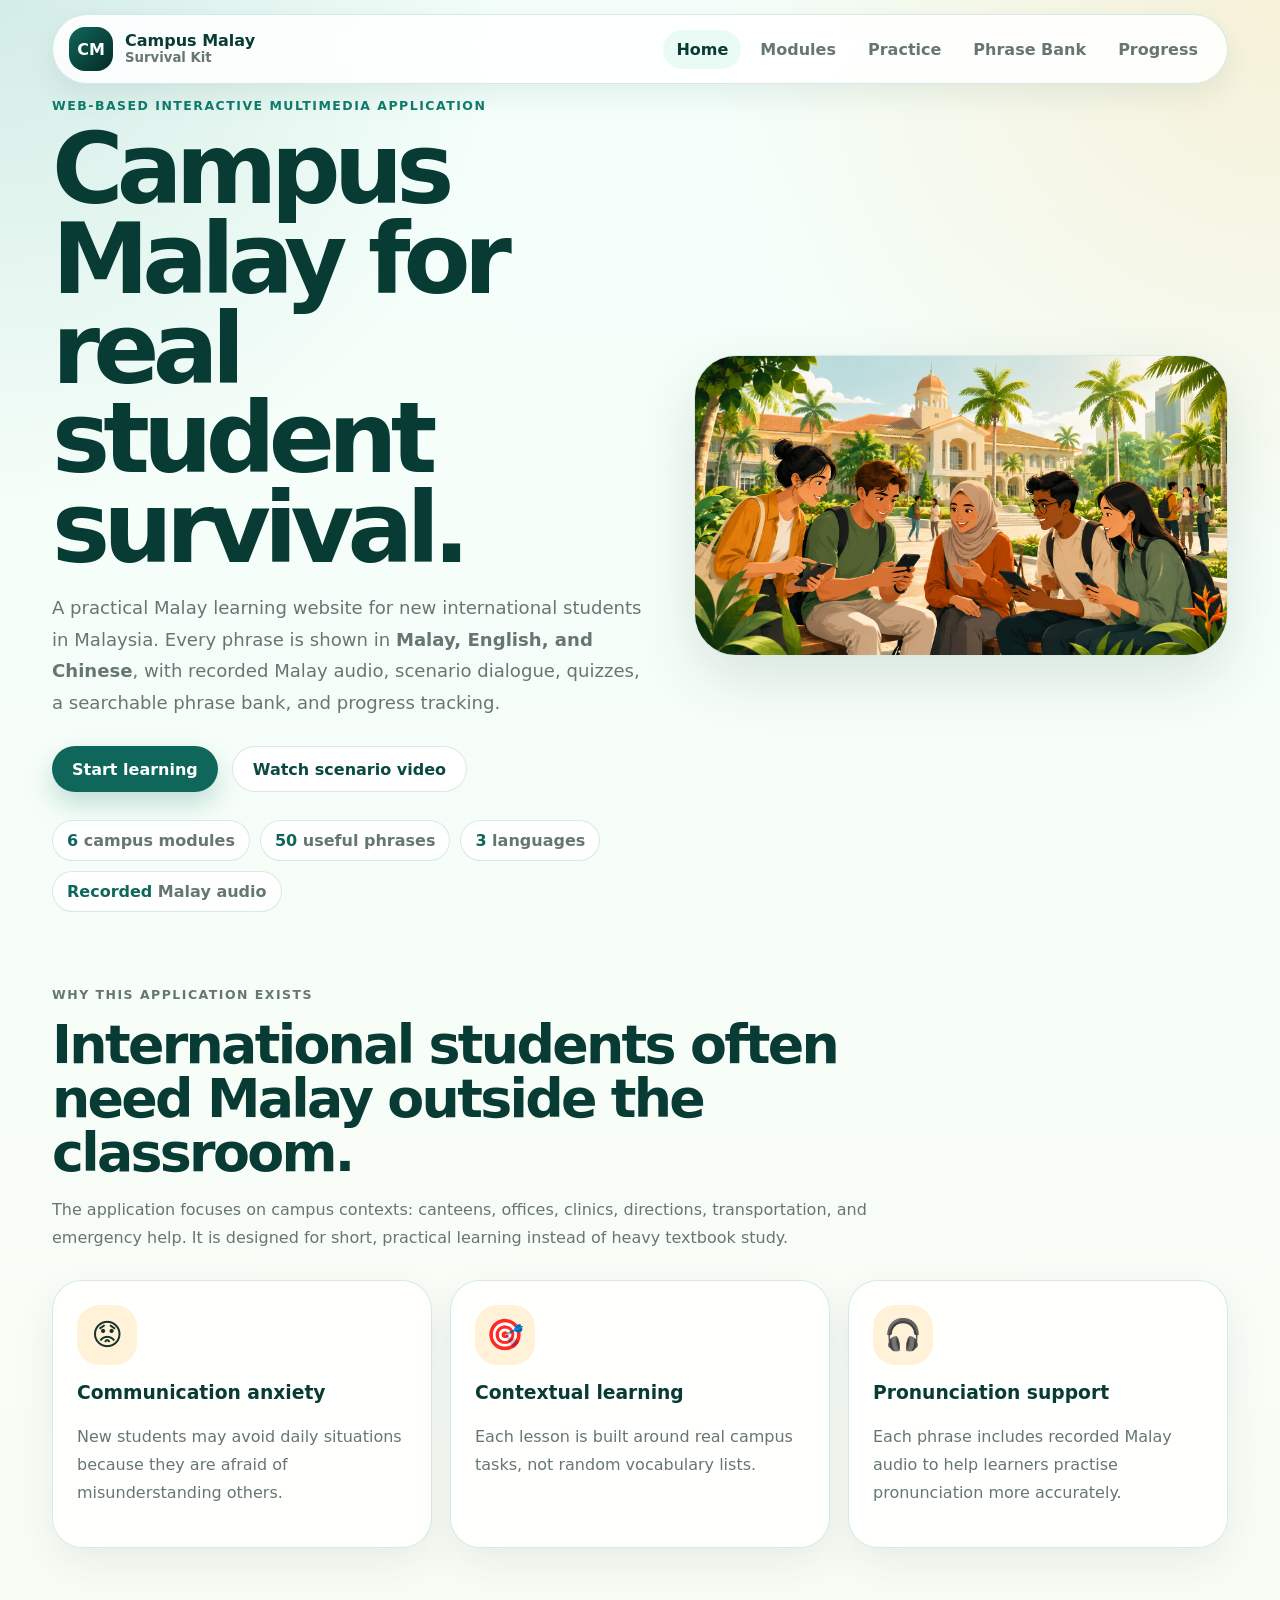
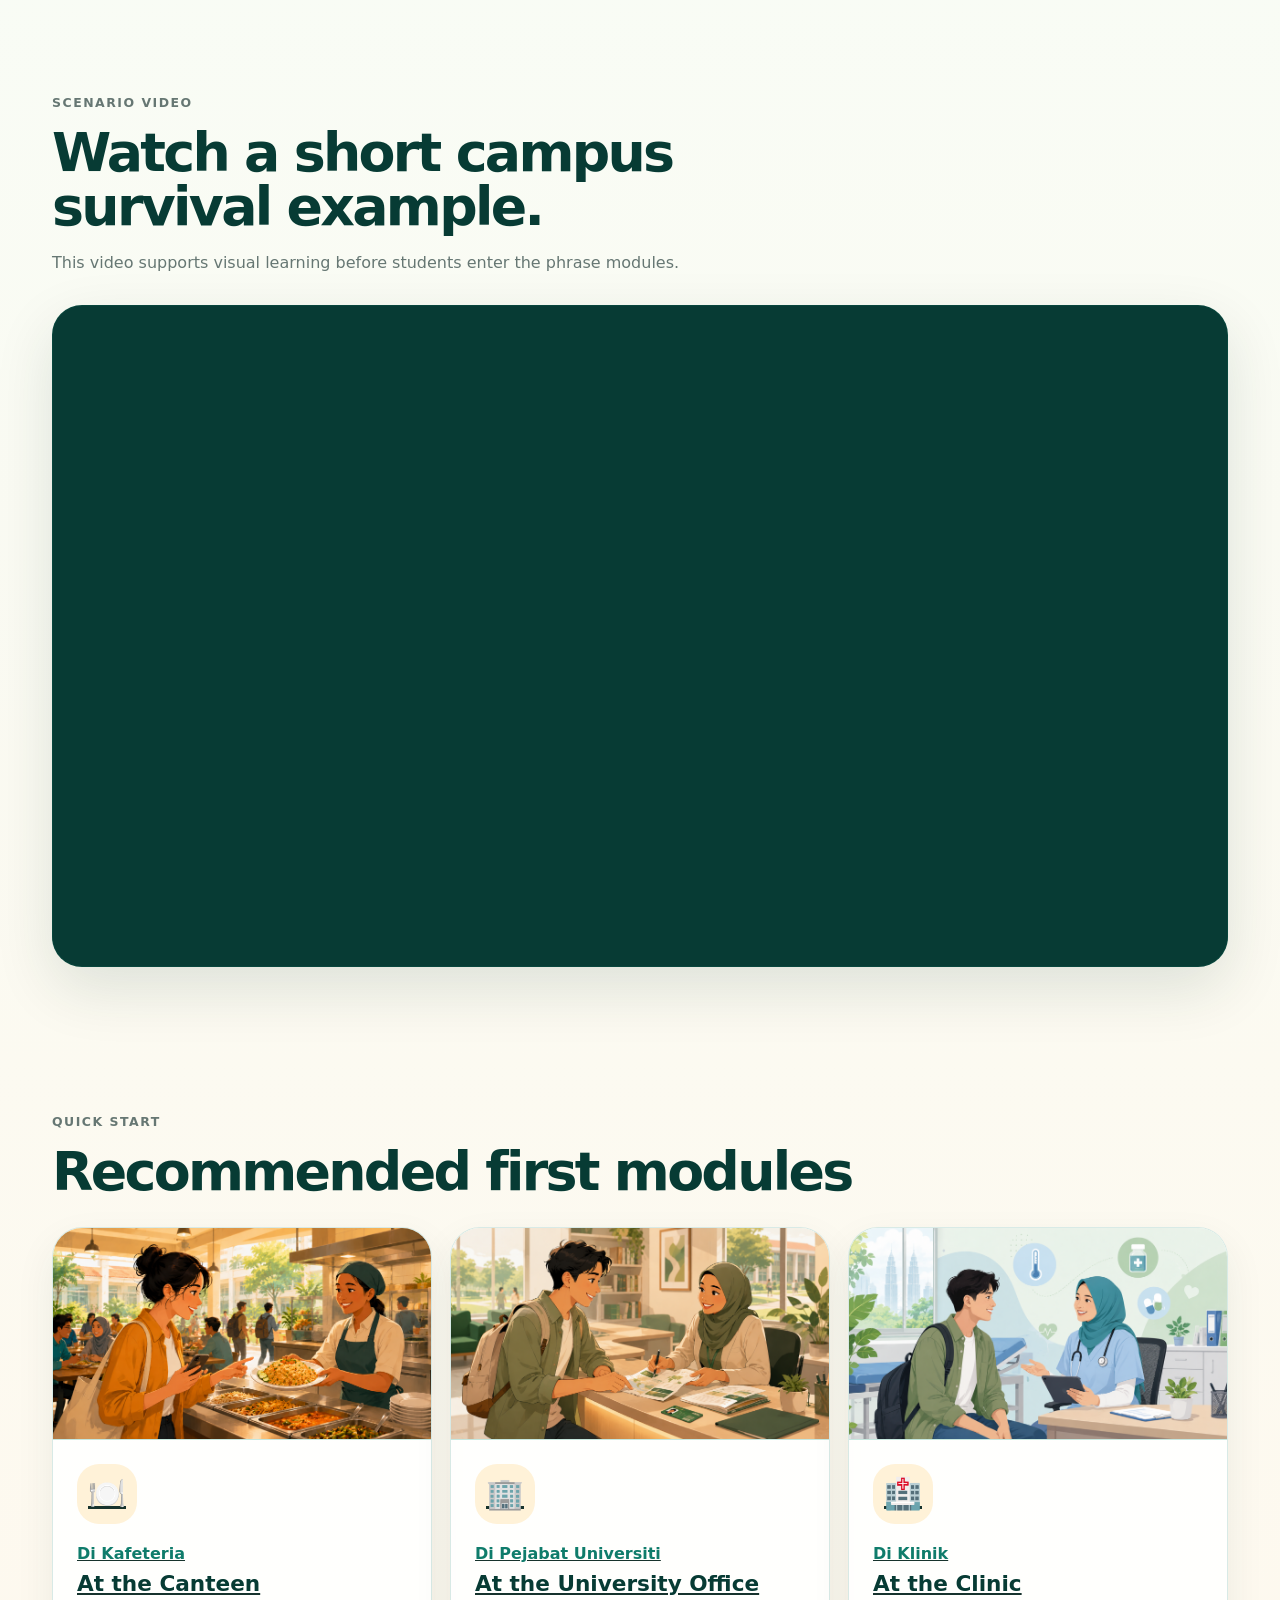
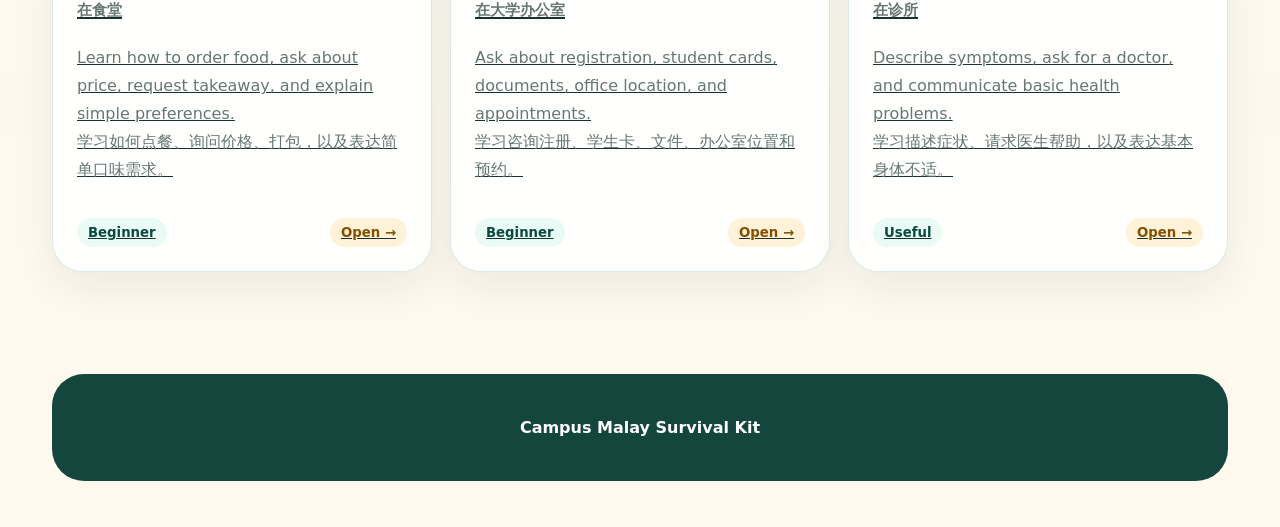
<file: index.html>
<!DOCTYPE html>
<html lang="en">
<head>
  <meta charset="UTF-8" />
  <meta name="viewport" content="width=device-width, initial-scale=1.0" />
  <title>Campus Malay Survival Kit</title>
  <meta name="description" content="Campus Malay Survival Kit interactive multimedia application." />
  <link rel="stylesheet" href="styles.css" />
</head>
<body data-page="home">
  <div class="page-wrap">
    <a class="skip-link" href="#main">Skip to content</a>
<header class="site-header">
  <a class="logo" href="index.html">
    <span class="logo-mark">CM</span>
    <span><span class="logo-title">Campus Malay</span><span class="logo-sub">Survival Kit</span></span>
  </a>
  <button class="nav-toggle" aria-label="Toggle navigation">☰</button>
  <nav class="nav" aria-label="Main navigation">
    <a data-nav="home" href="index.html">Home</a>
    <a data-nav="modules" href="modules.html">Modules</a>
    <a data-nav="practice" href="practice.html">Practice</a>
    <a data-nav="bank" href="phrase-bank.html">Phrase Bank</a>
    <a data-nav="progress" href="progress.html">Progress</a>
  </nav>
</header>
    <main id="main">
      <section class="hero">
  <div>
    <p class="eyebrow">Web-based interactive multimedia application</p>
    <h1>Campus Malay for real student survival.</h1>
    <p class="lead">A practical Malay learning website for new international students in Malaysia. Every phrase is shown in <strong>Malay, English, and Chinese</strong>, with recorded Malay audio, scenario dialogue, quizzes, a searchable phrase bank, and progress tracking.</p>
    <div class="actions">
      <a class="btn primary" href="modules.html">Start learning</a>
      <a class="btn secondary" href="#scenario-video">Watch scenario video</a>
    </div>
    <div class="stat-row">
      <span class="stat"><strong>6</strong> campus modules</span>
      <span class="stat"><strong>50</strong> useful phrases</span>
      <span class="stat"><strong>3</strong> languages</span>
      <span class="stat"><strong>Recorded</strong> Malay audio</span>
    </div>
  </div>
  <div class="hero-art">
    <img src="assets/hero-campus.png" alt="Campus Malay Survival Kit hero illustration" onerror="this.src='assets/hero-campus.svg'">
  </div>
</section>

<section class="section">
  <div class="section-head">
    <p class="eyebrow">Why this application exists</p>
    <h2>International students often need Malay outside the classroom.</h2>
    <p>The application focuses on campus contexts: canteens, offices, clinics, directions, transportation, and emergency help. It is designed for short, practical learning instead of heavy textbook study.</p>
  </div>
  <div class="grid cols-3">
    <article class="card"><span class="icon-badge">😟</span><h3>Communication anxiety</h3><p>New students may avoid daily situations because they are afraid of misunderstanding others.</p></article>
    <article class="card"><span class="icon-badge">🎯</span><h3>Contextual learning</h3><p>Each lesson is built around real campus tasks, not random vocabulary lists.</p></article>
    <article class="card"><span class="icon-badge">🎧</span><h3>Pronunciation support</h3><p>Each phrase includes recorded Malay audio to help learners practise pronunciation more accurately.</p></article>
  </div>
</section>

<section class="section" id="scenario-video">
  <div class="section-head">
    <p class="eyebrow">Scenario Video</p>
    <h2>Watch a short campus survival example.</h2>
    <p>This video supports visual learning before students enter the phrase modules.</p>
  </div>
  <div class="media-frame">
    <iframe
      src="https://www.youtube.com/embed/QGJ_P1UOOww"
      title="Speak Conversational Malay in 5 minutes"
      allow="accelerometer; autoplay; clipboard-write; encrypted-media; gyroscope; picture-in-picture; web-share"
      allowfullscreen
      loading="lazy">
    </iframe>
  </div>
</section>

<section class="section">
  <div class="section-head">
    <p class="eyebrow">Quick start</p>
    <h2>Recommended first modules</h2>
  </div>
  <div class="grid cols-3" id="homeModulePreview"></div>
</section>

</main>
    <footer class="footer">
  <p><strong>Campus Malay Survival Kit</strong></p>
</footer>
  </div>
  <script src="data.js?v=11"></script>
  <script src="app.js?v=11"></script>
</body>
</html>
</file>
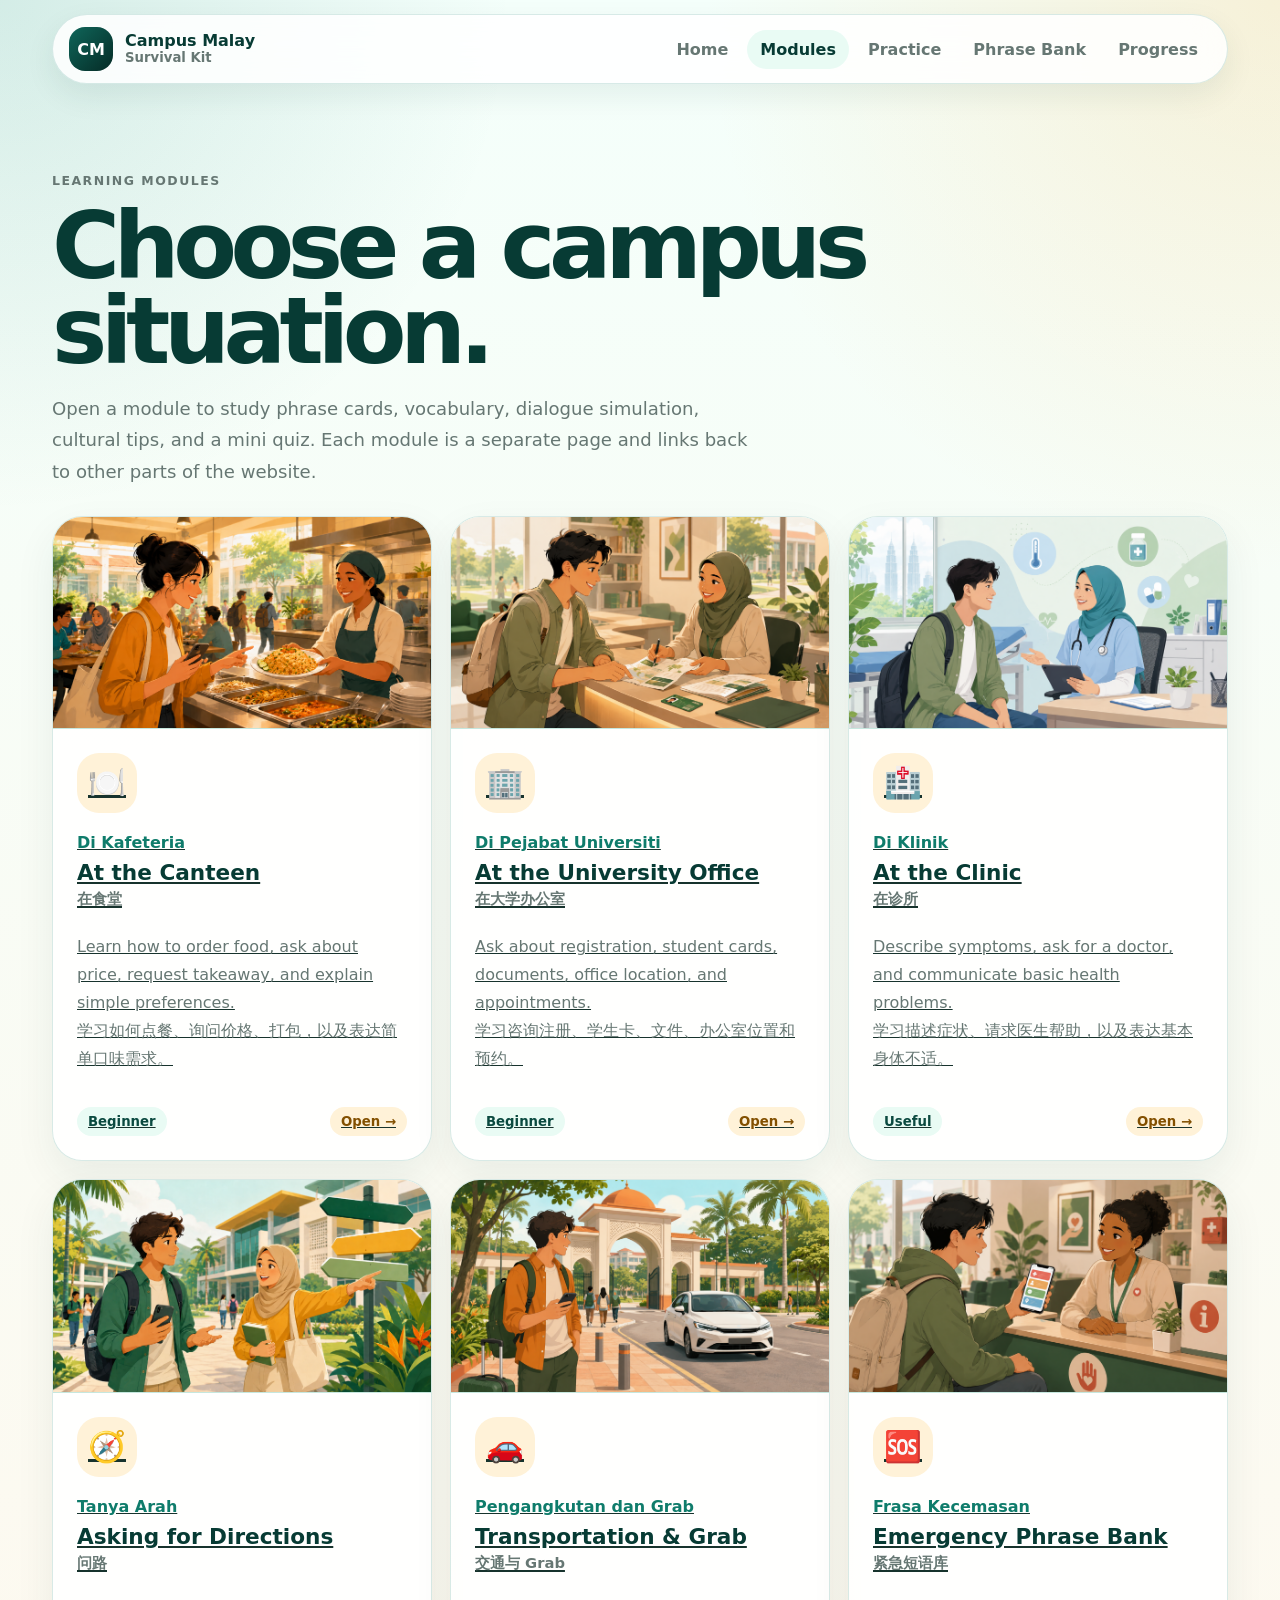
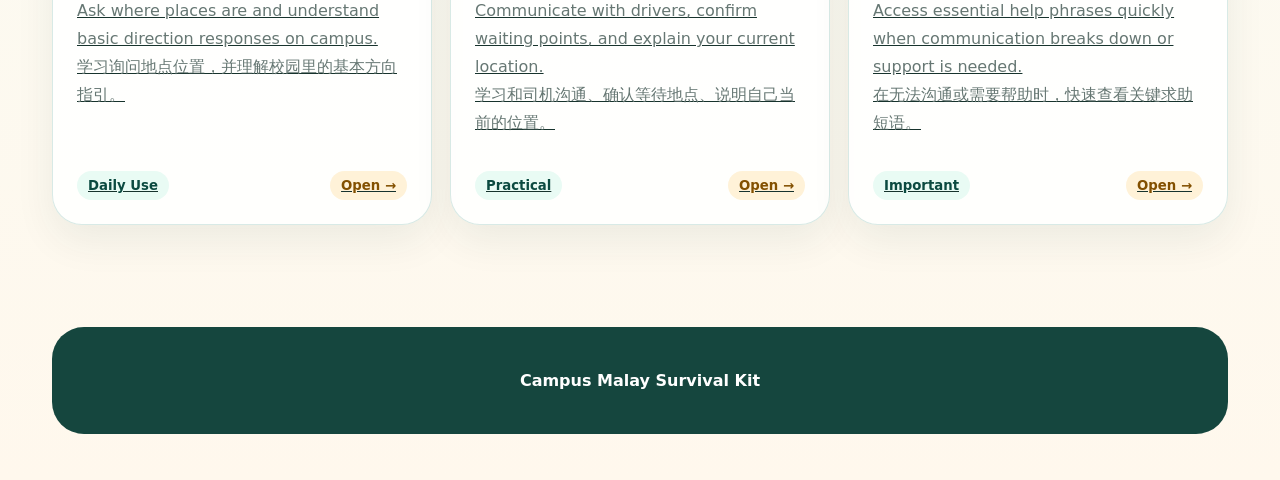
<file: modules.html>
<!DOCTYPE html>
<html lang="en">
<head>
  <meta charset="UTF-8" />
  <meta name="viewport" content="width=device-width, initial-scale=1.0" />
  <title>Modules | Campus Malay Survival Kit</title>
  <meta name="description" content="Campus Malay Survival Kit interactive multimedia application." />
  <link rel="stylesheet" href="styles.css" />
</head>
<body data-page="modules">
  <div class="page-wrap">
    <a class="skip-link" href="#main">Skip to content</a>
<header class="site-header">
  <a class="logo" href="index.html">
    <span class="logo-mark">CM</span>
    <span><span class="logo-title">Campus Malay</span><span class="logo-sub">Survival Kit</span></span>
  </a>
  <button class="nav-toggle" aria-label="Toggle navigation">☰</button>
  <nav class="nav" aria-label="Main navigation">
    <a data-nav="home" href="index.html">Home</a>
    <a data-nav="modules" href="modules.html">Modules</a>
    <a data-nav="practice" href="practice.html">Practice</a>
    <a data-nav="bank" href="phrase-bank.html">Phrase Bank</a>
    <a data-nav="progress" href="progress.html">Progress</a>
  </nav>
</header>
    <main id="main">
      <section class="section">
  <div class="section-head">
    <p class="eyebrow">Learning Modules</p>
    <h1 style="font-size:clamp(3rem,8vw,5.8rem)">Choose a campus situation.</h1>
    <p class="lead">Open a module to study phrase cards, vocabulary, dialogue simulation, cultural tips, and a mini quiz. Each module is a separate page and links back to other parts of the website.</p>
  </div>
  <div class="grid cols-3" id="moduleCards"></div>
</section>
    </main>
    <footer class="footer">
  <p><strong>Campus Malay Survival Kit</strong></p>
</footer>
  </div>
  <script src="data.js?v=11"></script>
  <script src="app.js?v=11"></script>
</body>
</html>
</file>
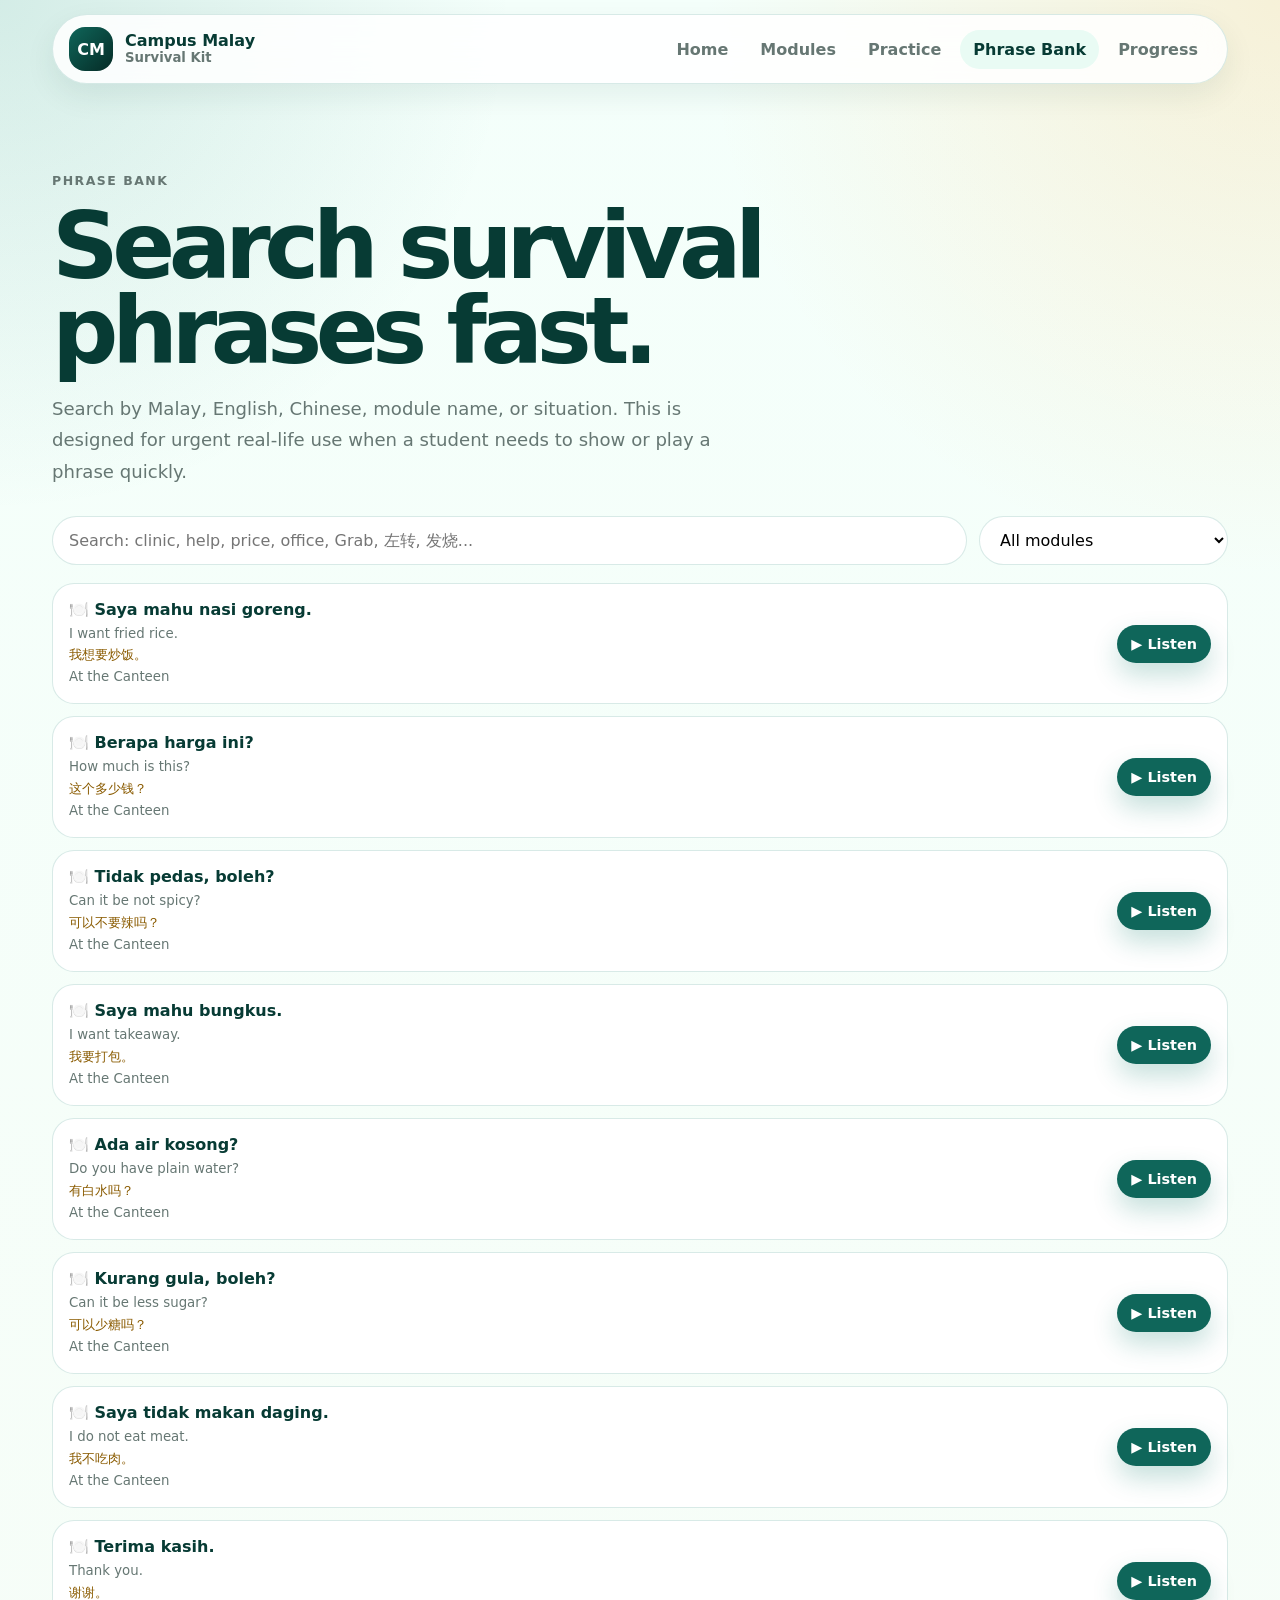
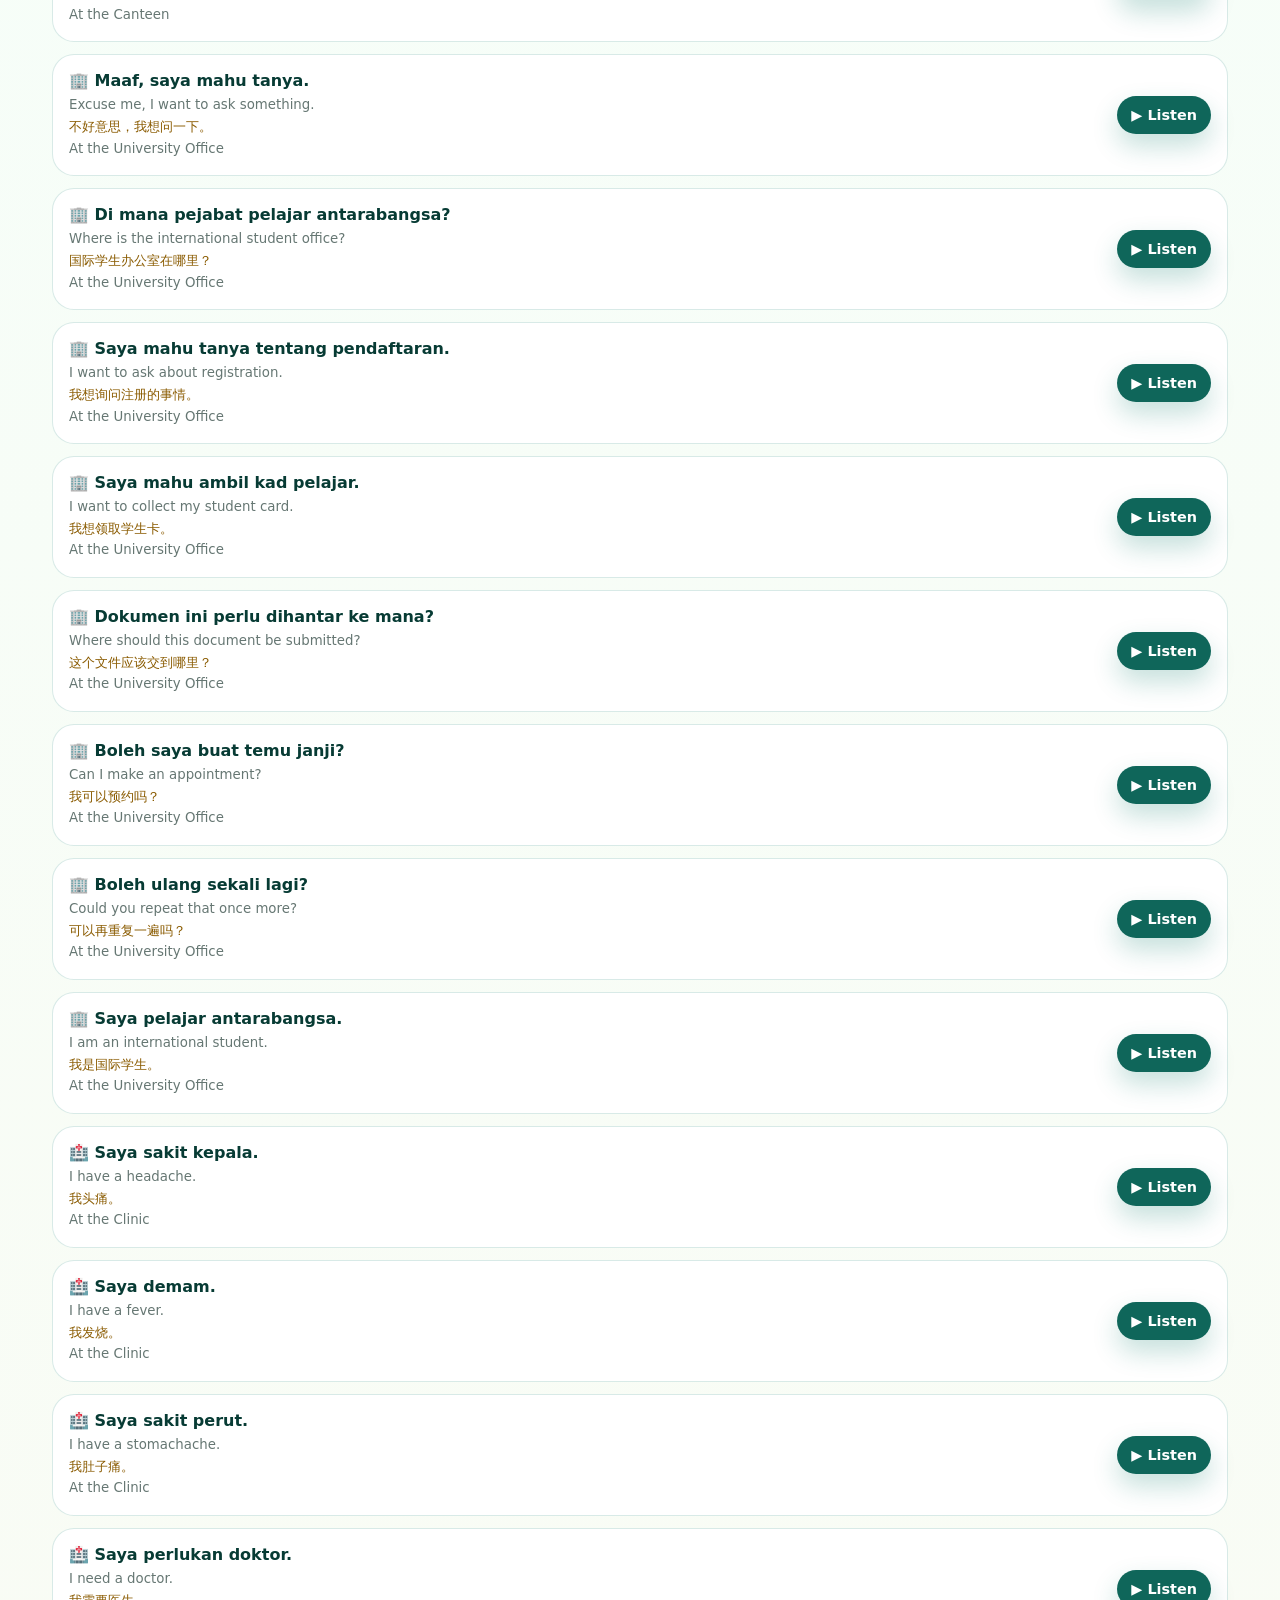
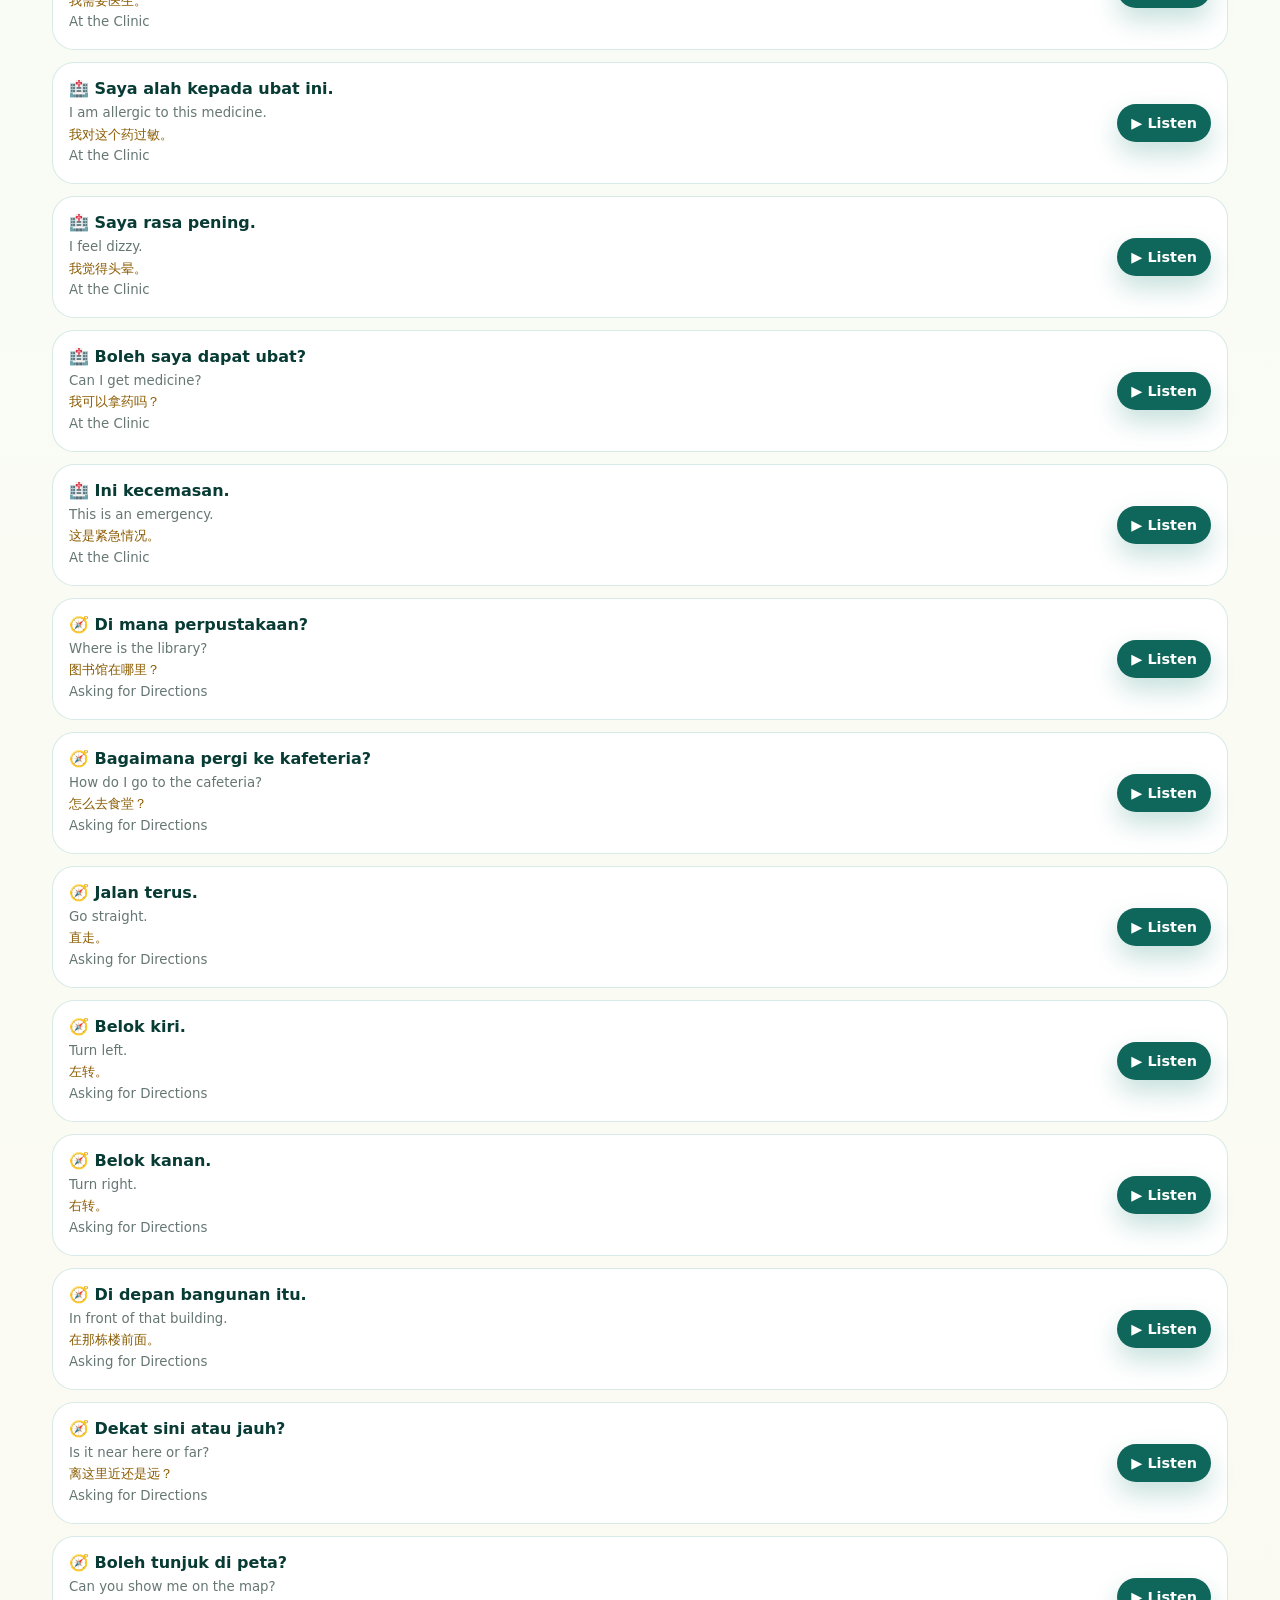
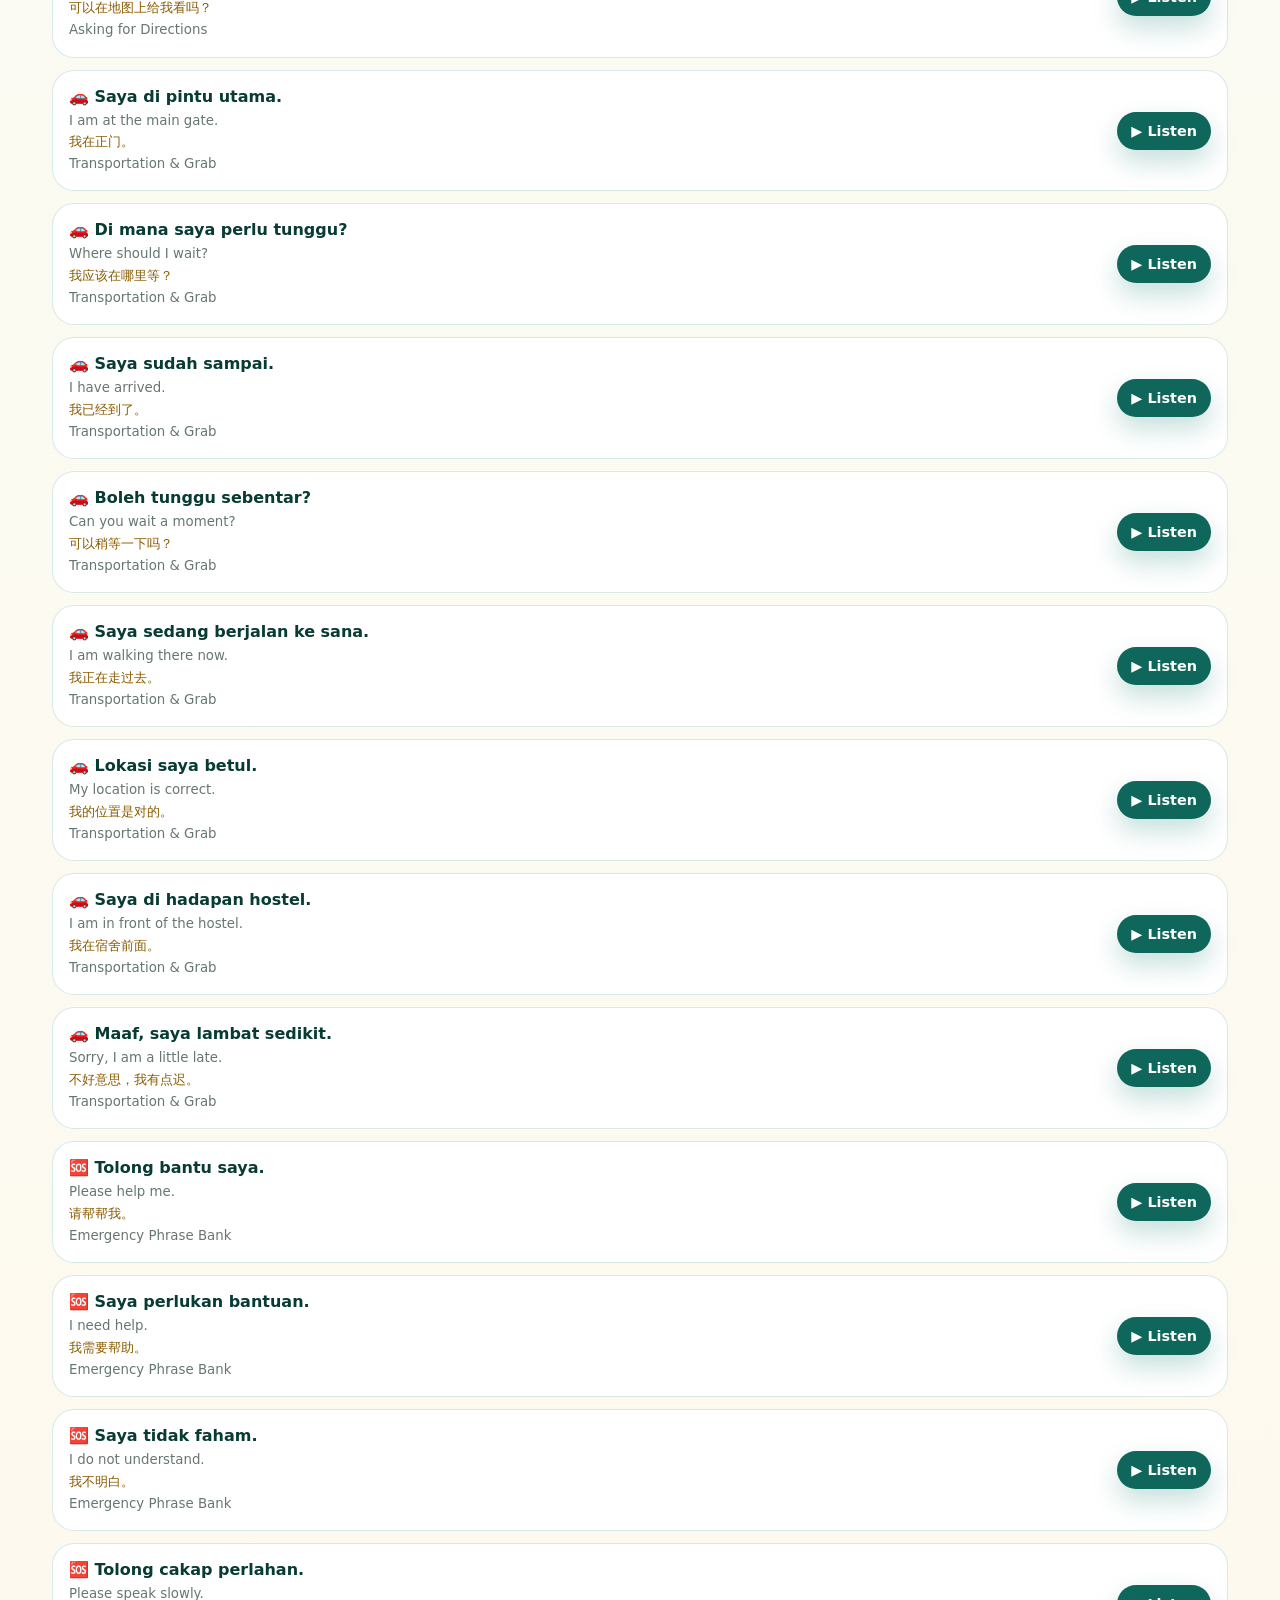
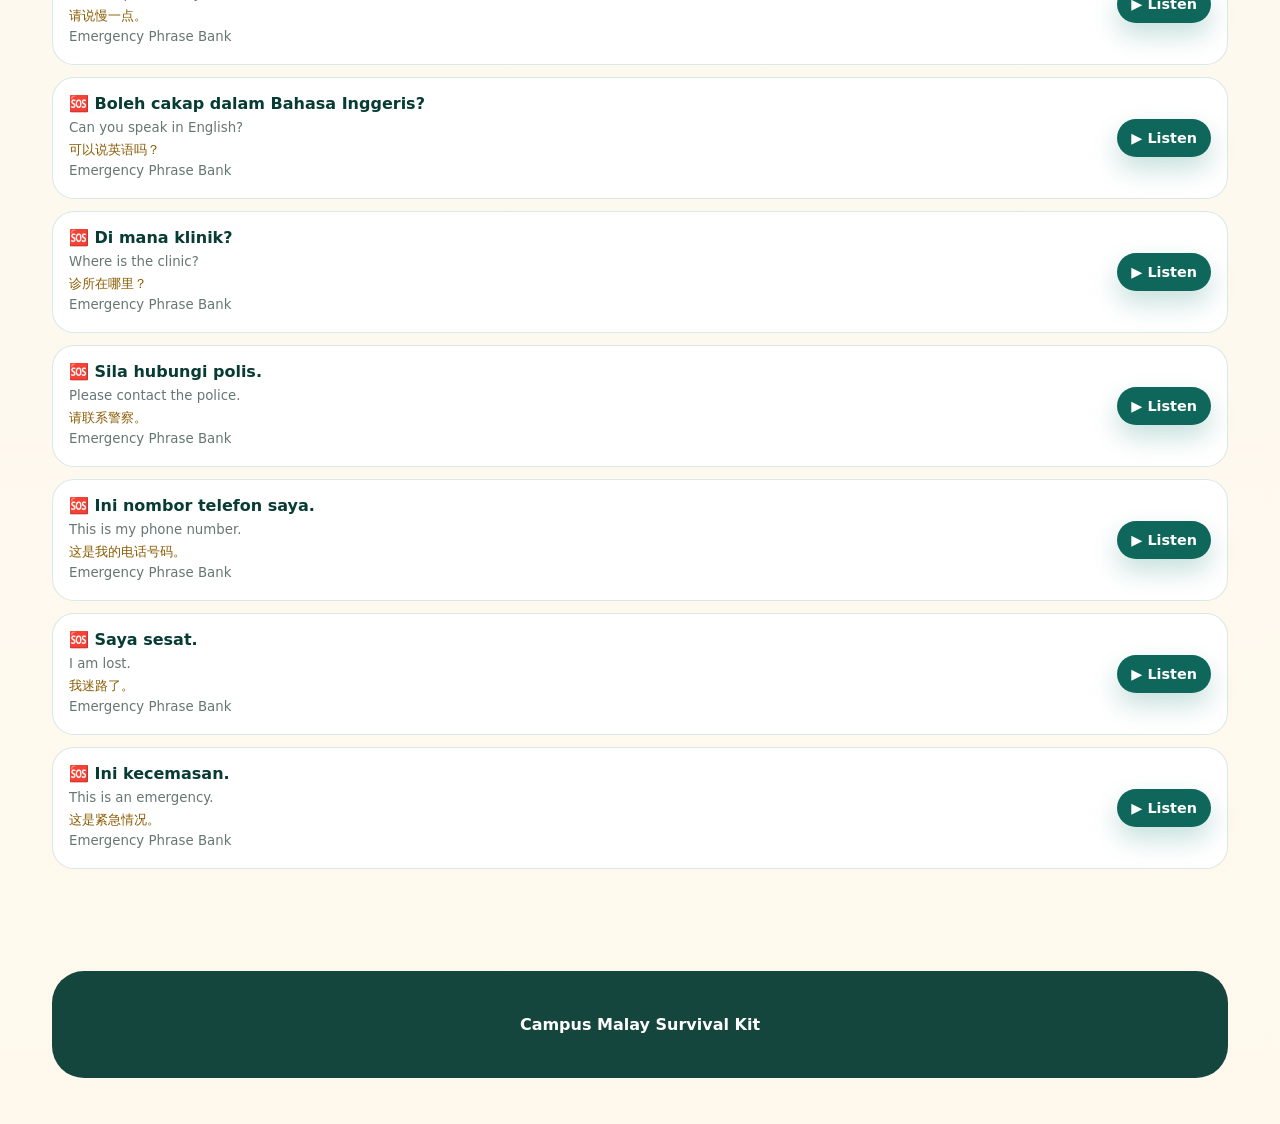
<file: phrase-bank.html>
<!DOCTYPE html>
<html lang="en">
<head>
  <meta charset="UTF-8" />
  <meta name="viewport" content="width=device-width, initial-scale=1.0" />
  <title>Phrase Bank | Campus Malay Survival Kit</title>
  <meta name="description" content="Campus Malay Survival Kit interactive multimedia application." />
  <link rel="stylesheet" href="styles.css" />
</head>
<body data-page="bank">
  <div class="page-wrap">
    <a class="skip-link" href="#main">Skip to content</a>
<header class="site-header">
  <a class="logo" href="index.html">
    <span class="logo-mark">CM</span>
    <span><span class="logo-title">Campus Malay</span><span class="logo-sub">Survival Kit</span></span>
  </a>
  <button class="nav-toggle" aria-label="Toggle navigation">☰</button>
  <nav class="nav" aria-label="Main navigation">
    <a data-nav="home" href="index.html">Home</a>
    <a data-nav="modules" href="modules.html">Modules</a>
    <a data-nav="practice" href="practice.html">Practice</a>
    <a data-nav="bank" href="phrase-bank.html">Phrase Bank</a>
    <a data-nav="progress" href="progress.html">Progress</a>
  </nav>
</header>
    <main id="main">
      <section class="section">
  <div class="section-head">
    <p class="eyebrow">Phrase Bank</p>
    <h1 style="font-size:clamp(3rem,8vw,5.8rem)">Search survival phrases fast.</h1>
    <p class="lead">Search by Malay, English, Chinese, module name, or situation. This is designed for urgent real-life use when a student needs to show or play a phrase quickly.</p>
  </div>
  <div class="search-tools">
    <input id="phraseSearch" type="search" placeholder="Search: clinic, help, price, office, Grab, 左转, 发烧..." aria-label="Search phrase bank">
    <select id="moduleFilter" aria-label="Filter by module"></select>
  </div>
  <div class="bank-list" id="bankList"></div>
</section>
    </main>
    <footer class="footer">
  <p><strong>Campus Malay Survival Kit</strong></p>
</footer>
  </div>
  <script src="data.js?v=11"></script>
  <script src="app.js?v=11"></script>
</body>
</html>
</file>
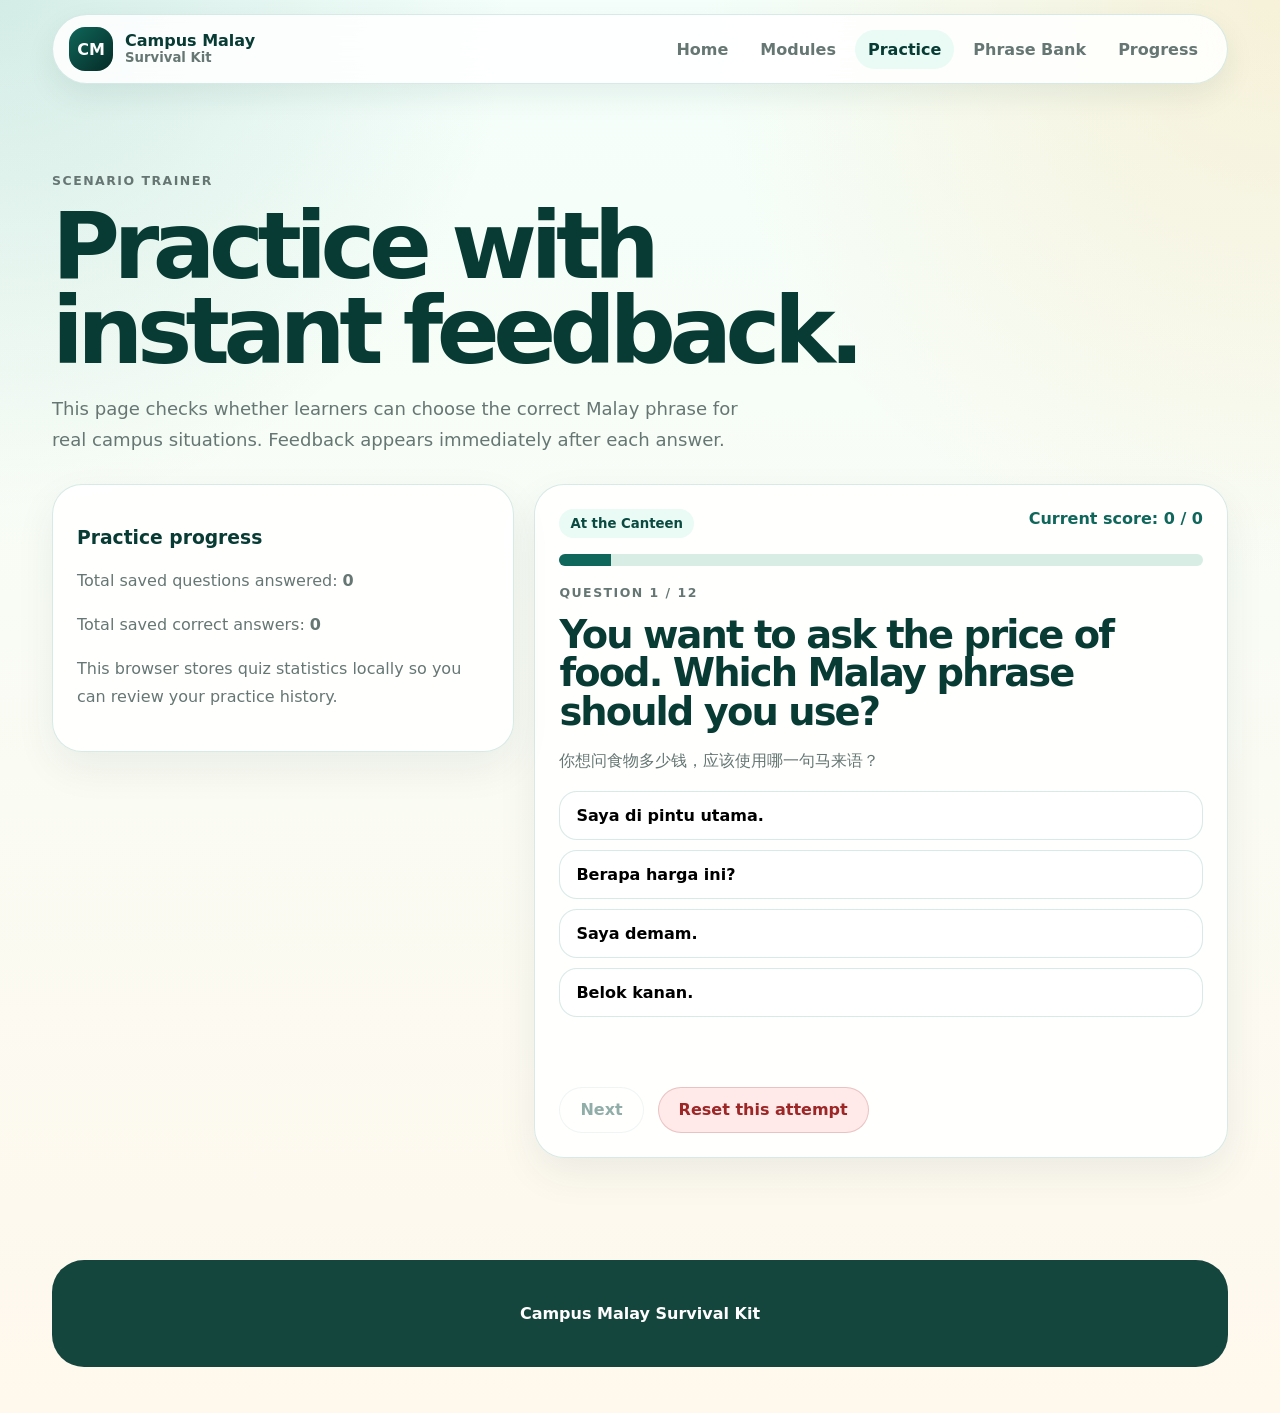
<file: practice.html>
<!DOCTYPE html>
<html lang="en">
<head>
  <meta charset="UTF-8" />
  <meta name="viewport" content="width=device-width, initial-scale=1.0" />
  <title>Practice | Campus Malay Survival Kit</title>
  <meta name="description" content="Campus Malay Survival Kit interactive multimedia application." />
  <link rel="stylesheet" href="styles.css" />
</head>
<body data-page="practice">
  <div class="page-wrap">
    <a class="skip-link" href="#main">Skip to content</a>
<header class="site-header">
  <a class="logo" href="index.html">
    <span class="logo-mark">CM</span>
    <span><span class="logo-title">Campus Malay</span><span class="logo-sub">Survival Kit</span></span>
  </a>
  <button class="nav-toggle" aria-label="Toggle navigation">☰</button>
  <nav class="nav" aria-label="Main navigation">
    <a data-nav="home" href="index.html">Home</a>
    <a data-nav="modules" href="modules.html">Modules</a>
    <a data-nav="practice" href="practice.html">Practice</a>
    <a data-nav="bank" href="phrase-bank.html">Phrase Bank</a>
    <a data-nav="progress" href="progress.html">Progress</a>
  </nav>
</header>
    <main id="main">
      <section class="section">
  <div class="section-head">
    <p class="eyebrow">Scenario Trainer</p>
    <h1 style="font-size:clamp(3rem,8vw,5.8rem)">Practice with instant feedback.</h1>
    <p class="lead">This page checks whether learners can choose the correct Malay phrase for real campus situations. Feedback appears immediately after each answer.</p>
  </div>
  <div class="quiz-shell">
    <aside class="quiz-side">
      <article class="card">
        <h3>Practice progress</h3>
        <p>Total saved questions answered: <strong data-quiz-total>0</strong></p>
        <p>Total saved correct answers: <strong data-quiz-score>0</strong></p>
        <p>This browser stores quiz statistics locally so you can review your practice history.</p>
      </article>
    </aside>
    <article class="card quiz-card" id="practiceCard"></article>
  </div>
</section>
    </main>
    <footer class="footer">
  <p><strong>Campus Malay Survival Kit</strong></p>
</footer>
  </div>
  <script src="data.js?v=11"></script>
  <script src="app.js?v=11"></script>
</body>
</html>
</file>
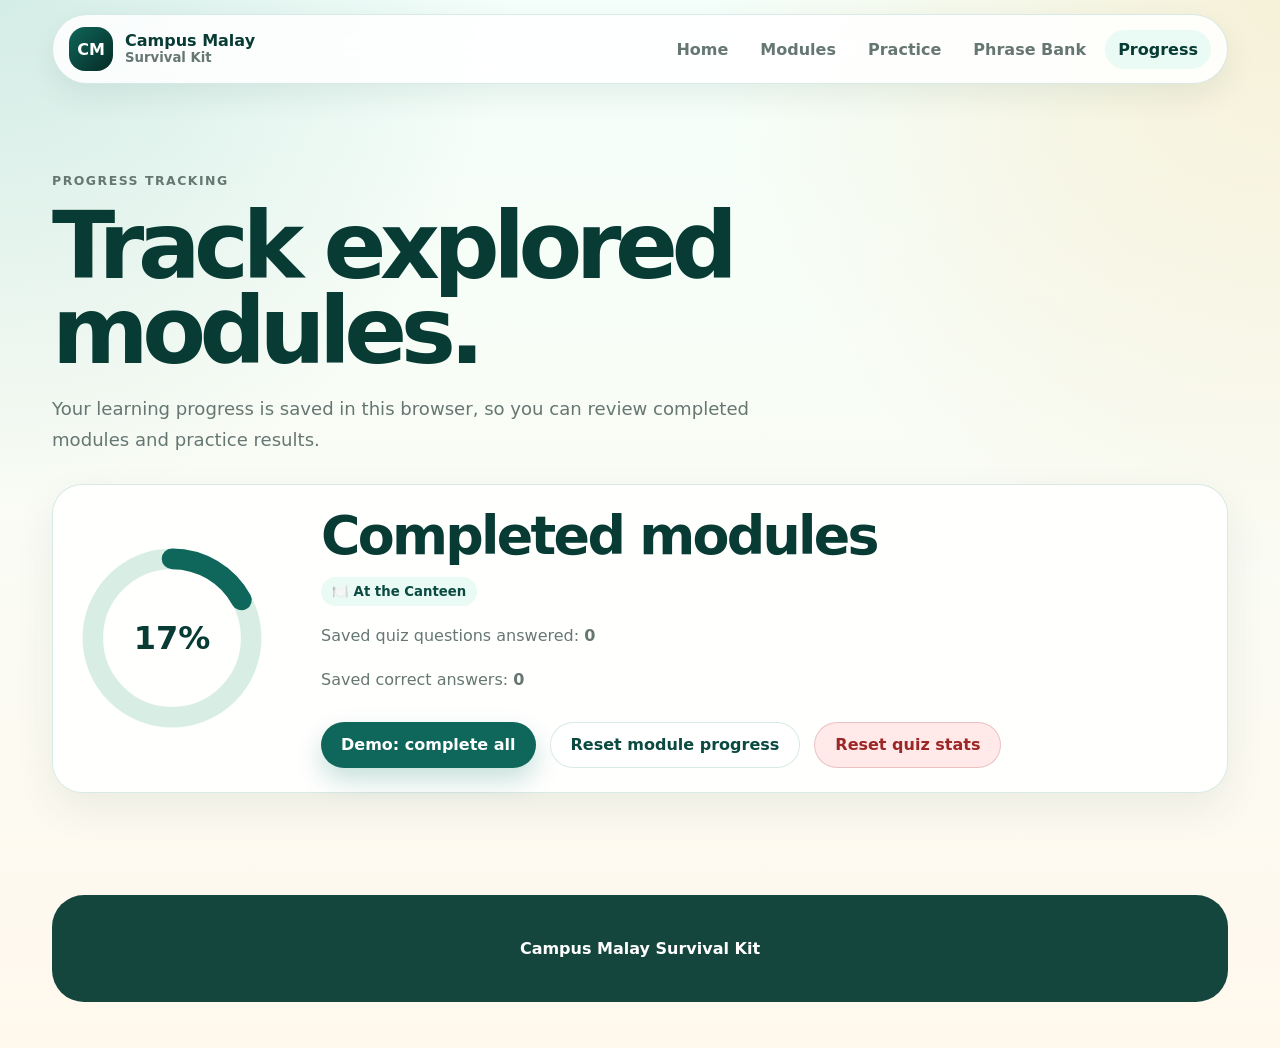
<file: progress.html>
<!DOCTYPE html>
<html lang="en">
<head>
  <meta charset="UTF-8" />
  <meta name="viewport" content="width=device-width, initial-scale=1.0" />
  <title>Progress | Campus Malay Survival Kit</title>
  <meta name="description" content="Campus Malay Survival Kit interactive multimedia application." />
  <link rel="stylesheet" href="styles.css" />
</head>
<body data-page="progress">
  <div class="page-wrap">
    <a class="skip-link" href="#main">Skip to content</a>
<header class="site-header">
  <a class="logo" href="index.html">
    <span class="logo-mark">CM</span>
    <span><span class="logo-title">Campus Malay</span><span class="logo-sub">Survival Kit</span></span>
  </a>
  <button class="nav-toggle" aria-label="Toggle navigation">☰</button>
  <nav class="nav" aria-label="Main navigation">
    <a data-nav="home" href="index.html">Home</a>
    <a data-nav="modules" href="modules.html">Modules</a>
    <a data-nav="practice" href="practice.html">Practice</a>
    <a data-nav="bank" href="phrase-bank.html">Phrase Bank</a>
    <a data-nav="progress" href="progress.html">Progress</a>
  </nav>
</header>
    <main id="main">
      <section class="section">
  <div class="section-head">
    <p class="eyebrow">Progress Tracking</p>
    <h1 style="font-size:clamp(3rem,8vw,5.8rem)">Track explored modules.</h1>
    <p class="lead">Your learning progress is saved in this browser, so you can review completed modules and practice results.</p>
  </div>
  <div class="card progress-layout">
    <div class="ring">
      <svg viewBox="0 0 120 120">
        <circle class="bg" cx="60" cy="60" r="50"></circle>
        <circle class="fill" data-ring-fill cx="60" cy="60" r="50"></circle>
      </svg>
      <strong data-progress-percent>0%</strong>
    </div>
    <div>
      <h2>Completed modules</h2>
      <div class="completed-list" id="completedModules"></div>
      <p>Saved quiz questions answered: <strong data-quiz-total>0</strong></p>
      <p>Saved correct answers: <strong data-quiz-score>0</strong></p>
      <div class="actions">
        <button class="btn primary" id="completeAll">Demo: complete all</button>
        <button class="btn secondary" id="resetProgress">Reset module progress</button>
        <button class="btn danger" id="resetQuizStats">Reset quiz stats</button>
      </div>
    </div>
  </div>
</section>
    </main>
    <footer class="footer">
  <p><strong>Campus Malay Survival Kit</strong></p>
</footer>
  </div>
  <script src="data.js?v=11"></script>
  <script src="app.js?v=11"></script>
</body>
</html>
</file>
<file: styles.css>
/* Campus Malay Survival Kit v2 */
:root {
  --green-950: #052b26;
  --green-900: #073b34;
  --green-800: #0b4a40;
  --green-700: #0f665a;
  --green-600: #0f7c6b;
  --green-100: #e9fbf4;
  --green-50: #f3fffb;
  --orange-600: #e58a00;
  --orange-500: #ffb84d;
  --orange-100: #fff2d8;
  --blue-100: #e4f3ff;
  --red-100: #ffe9e9;
  --red-700: #9d2727;
  --ink: #17332d;
  --muted: #667773;
  --surface: #ffffff;
  --line: rgba(15, 124, 107, .16);
  --shadow: 0 22px 60px rgba(8, 50, 43, .12);
  --radius-lg: 30px;
  --radius-md: 20px;
  --radius-sm: 14px;
}

* { box-sizing: border-box; }
html { scroll-behavior: smooth; }
body {
  margin: 0;
  font-family: Inter, ui-sans-serif, system-ui, -apple-system, BlinkMacSystemFont, "Segoe UI", "Noto Sans", Arial, sans-serif;
  color: var(--ink);
  background:
    radial-gradient(circle at top left, rgba(15,124,107,.14), transparent 32rem),
    radial-gradient(circle at top right, rgba(255,184,77,.20), transparent 36rem),
    linear-gradient(180deg, #f4fffb 0%, #fff8ed 100%);
  min-height: 100vh;
}
a { color: inherit; }
button, input, select { font: inherit; }
button { cursor: pointer; }
img, video, iframe { max-width: 100%; }

.page-wrap { max-width: 1220px; margin: 0 auto; padding: 0 22px; }
.skip-link { position:absolute; left:-999px; top:8px; background:white; padding:8px 12px; border-radius:10px; }
.skip-link:focus { left:8px; z-index:999; }

.site-header {
  position: sticky; top: 0; z-index: 20;
  display:flex; align-items:center; justify-content:space-between; gap:16px;
  margin: 14px 0; padding: 12px 16px;
  border: 1px solid var(--line);
  border-radius: 999px;
  background: rgba(255,255,255,.86);
  backdrop-filter: blur(18px);
  box-shadow: 0 12px 30px rgba(7, 59, 52, .08);
}
.logo { display:flex; gap:12px; align-items:center; text-decoration:none; }
.logo-mark { display:grid; place-items:center; width:44px; height:44px; border-radius:16px; color:#fff; background:linear-gradient(135deg,var(--green-700),var(--green-950)); font-weight:900; }
.logo-title { display:block; font-weight:900; line-height:1.05; color:var(--green-900); }
.logo-sub { display:block; color:var(--muted); font-size:.83rem; font-weight:700; }
.nav { display:flex; gap:6px; align-items:center; }
.nav a { text-decoration:none; color:var(--muted); font-weight:800; padding:10px 13px; border-radius:999px; }
.nav a:hover, .nav a.active { background:var(--green-100); color:var(--green-900); }
.nav-toggle { display:none; border:0; width:44px; height:44px; border-radius:14px; background:var(--green-100); color:var(--green-900); font-weight:900; }

.section { padding: 72px 0; }
.hero { display:grid; grid-template-columns: 1.05fr .95fr; gap:52px; align-items:center; min-height: calc(100vh - 112px); }
.eyebrow { margin:0 0 12px; color:var(--green-600); font-weight:900; letter-spacing:.12em; text-transform:uppercase; font-size:.78rem; }
h1, h2, h3 { color: var(--green-900); }
h1 { margin:0; font-size: clamp(3.2rem, 8vw, 6.1rem); line-height:.92; letter-spacing:-.07em; }
h2 { margin:0; font-size: clamp(2rem, 4.2vw, 3.55rem); line-height:1; letter-spacing:-.05em; }
h3 { line-height:1.12; }
.lead, .section-head p, .card p, .copy, li { color: var(--muted); line-height:1.75; }
.lead { font-size:1.13rem; max-width: 700px; }
.hero-art { border-radius:42px; overflow:hidden; box-shadow: var(--shadow); border:1px solid var(--line); background:white; }
.hero-art img { display:block; width:100%; }

.actions { display:flex; flex-wrap:wrap; gap:14px; margin-top:28px; }
.btn {
  display:inline-flex; align-items:center; justify-content:center; gap:8px;
  min-height:46px; padding:0 20px; border-radius:999px; border:0; text-decoration:none;
  font-weight:900;
}
.btn.primary { background:var(--green-700); color:white; box-shadow:0 12px 26px rgba(15,124,107,.24); }
.btn.primary:hover { background:var(--green-950); }
.btn.secondary { background:white; color:var(--green-800); border:1px solid var(--line); }
.btn.secondary:hover { background:var(--green-100); }
.btn.small { min-height:38px; padding:0 14px; font-size:.9rem; }
.btn.danger { background:var(--red-100); color:var(--red-700); border:1px solid rgba(157,39,39,.2); }

.stat-row { display:flex; flex-wrap:wrap; gap:10px; margin-top:28px; }
.stat { padding:10px 14px; border-radius:999px; background:rgba(255,255,255,.8); border:1px solid var(--line); font-weight:800; color:var(--muted); }
.stat strong { color:var(--green-700); }

.section-head { max-width:820px; margin-bottom:28px; }
.grid { display:grid; gap:18px; }
.grid.cols-2 { grid-template-columns: repeat(2, minmax(0,1fr)); }
.grid.cols-3 { grid-template-columns: repeat(3, minmax(0,1fr)); }
.grid.cols-4 { grid-template-columns: repeat(4, minmax(0,1fr)); }
.card {
  background:rgba(255,255,255,.88); border:1px solid var(--line); border-radius:var(--radius-lg);
  box-shadow:0 16px 40px rgba(7,59,52,.07); padding:24px;
}
.card.tight { padding:18px; border-radius:var(--radius-md); }
.icon-badge { display:grid; place-items:center; width:60px; height:60px; border-radius:22px; background:var(--orange-100); font-size:1.9rem; margin-bottom:16px; }
.module-card { text-align:left; border:1px solid var(--line); transition:.2s ease; min-height: 275px; display:flex; flex-direction:column; }
.module-card:hover { transform: translateY(-4px); box-shadow:var(--shadow); }
.module-card h3 { margin:0 0 8px; font-size:1.35rem; }
.module-card .ms-title { color:var(--green-600); font-weight:900; margin:0 0 4px; }
.module-meta { display:flex; justify-content:space-between; align-items:center; gap:10px; margin-top:auto; padding-top:18px; }
.pill { display:inline-flex; align-items:center; gap:6px; padding:7px 11px; border-radius:999px; background:var(--green-100); color:var(--green-800); font-weight:900; font-size:.83rem; }
.orange-pill { background:var(--orange-100); color:#835000; }

.notice { background:linear-gradient(135deg, var(--green-100), var(--orange-100)); border:1px solid var(--line); border-radius:var(--radius-lg); padding:24px; }
.notice strong { color:var(--green-900); }

.breadcrumbs { display:flex; gap:8px; flex-wrap:wrap; margin:28px 0 0; color:var(--muted); font-weight:800; }
.breadcrumbs a { color:var(--green-700); text-decoration:none; }
.module-hero { padding:54px 0 30px; }
.module-hero-box {
  display:grid; grid-template-columns: 84px 1fr; gap:20px; align-items:start;
  background:linear-gradient(135deg, rgba(255,255,255,.92), rgba(233,251,244,.9));
  border:1px solid var(--line); border-radius:42px; padding:30px; box-shadow: var(--shadow);
}
.big-icon { display:grid; place-items:center; width:84px; height:84px; border-radius:30px; background:var(--orange-100); font-size:2.7rem; }
.lang-line { display:flex; flex-wrap:wrap; gap:10px; margin:14px 0; }
.lang-chip { padding:8px 12px; border-radius:14px; background:white; border:1px solid var(--line); color:var(--muted); font-weight:800; }
.lang-chip strong { color:var(--green-900); }

.phrase-grid { display:grid; grid-template-columns: repeat(2, minmax(0, 1fr)); gap:14px; }
.phrase-card { padding:18px; border-radius:22px; background:white; border:1px solid var(--line); }
.phrase-card h3 { margin:0 0 8px; font-size:1.17rem; }
.phrase-card .en { color:var(--muted); margin:4px 0; }
.phrase-card .zh { color:#8a5b00; margin:4px 0 12px; }
.phrase-note { font-size:.86rem; color:var(--muted); background:#f8fffc; border:1px dashed var(--line); border-radius:14px; padding:9px 10px; margin:10px 0 12px; }

.vocab-table { width:100%; border-collapse:separate; border-spacing:0 10px; }
.vocab-table td, .vocab-table th { text-align:left; padding:12px 14px; background:white; border-top:1px solid var(--line); border-bottom:1px solid var(--line); }
.vocab-table th { color:var(--green-900); background:var(--green-100); }
.vocab-table td:first-child, .vocab-table th:first-child { border-left:1px solid var(--line); border-radius:14px 0 0 14px; font-weight:900; }
.vocab-table td:last-child, .vocab-table th:last-child { border-right:1px solid var(--line); border-radius:0 14px 14px 0; }

.dialogue { display:grid; gap:10px; }
.bubble { max-width:82%; padding:14px 16px; border-radius:20px; background:white; border:1px solid var(--line); }
.bubble.student { justify-self:end; background:var(--green-700); color:white; border-color:var(--green-700); }
.bubble.student small, .bubble.student span { color:rgba(255,255,255,.78); }
.bubble strong { display:block; margin-bottom:5px; }
.bubble small { display:block; color:var(--muted); line-height:1.55; }

.quick-check { margin-top:18px; padding:20px; border-radius:24px; background:linear-gradient(135deg, #fff, var(--green-100)); border:1px solid var(--line); }
.option-list { display:grid; gap:10px; margin-top:16px; }
.option { text-align:left; width:100%; border:1px solid var(--line); background:white; border-radius:18px; padding:14px 16px; font-weight:850; }
.option:hover { background:var(--green-100); }
.option.correct { border-color:var(--green-600); background:var(--green-100); color:var(--green-900); }
.option.wrong { border-color:var(--red-700); background:var(--red-100); color:var(--red-700); }
.feedback { min-height:30px; margin-top:12px; font-weight:900; }
.feedback.good { color:var(--green-700); }
.feedback.bad { color:var(--red-700); }

.media-frame { aspect-ratio:16/9; border-radius:30px; overflow:hidden; background:var(--green-900); border:1px solid var(--line); box-shadow:var(--shadow); display:grid; place-items:center; }
.media-frame iframe, .media-frame video, .media-frame img { width:100%; height:100%; object-fit:cover; border:0; }
.placeholder { position:relative; width:100%; height:100%; }
.placeholder img { width:100%; height:100%; object-fit:cover; opacity:.92; }
.placeholder .placeholder-text { position:absolute; inset:auto 28px 28px 28px; background:rgba(255,255,255,.92); border-radius:22px; padding:18px; color:var(--green-900); font-weight:900; }

.search-tools { display:flex; gap:12px; flex-wrap:wrap; margin-bottom:18px; }
.search-tools input, .search-tools select {
  border:1px solid var(--line); border-radius:999px; padding:13px 16px; background:white; min-height:46px; outline:none;
}
.search-tools input { flex:1 1 320px; }
.search-tools select { flex:0 0 230px; }
.bank-list { display:grid; gap:12px; }
.bank-item { display:grid; grid-template-columns:1fr auto; gap:14px; align-items:center; background:white; border:1px solid var(--line); border-radius:22px; padding:16px; }
.bank-item strong { display:block; color:var(--green-900); margin-bottom:4px; }
.bank-item small { color:var(--muted); line-height:1.55; }

.quiz-shell { display:grid; grid-template-columns: .8fr 1.2fr; gap:20px; align-items:start; }
.quiz-side .card { position: sticky; top: 110px; }
.quiz-card { min-height: 360px; }
.quiz-top { display:flex; justify-content:space-between; gap:12px; flex-wrap:wrap; margin-bottom:16px; }
.score { font-weight:900; color:var(--green-700); }
.progress-bar { height:12px; background:#d8eee5; border-radius:999px; overflow:hidden; margin:16px 0; }
.progress-bar span { display:block; height:100%; width:0%; background:var(--green-700); transition:.25s ease; }

.progress-layout { display:grid; grid-template-columns:220px 1fr; gap:24px; align-items:center; }
.ring { position:relative; width:190px; height:190px; }
.ring svg { width:190px; height:190px; rotate:-90deg; }
.ring circle { fill:none; stroke-width:13; }
.ring .bg { stroke:#d8eee5; }
.ring .fill { stroke:var(--green-700); stroke-linecap:round; stroke-dasharray:314; stroke-dashoffset:314; transition:.3s ease; }
.ring strong { position:absolute; inset:0; display:grid; place-items:center; font-size:2rem; color:var(--green-900); }
.completed-list { display:flex; flex-wrap:wrap; gap:10px; margin:14px 0; }

.doc-table { width:100%; border-collapse:collapse; background:white; border-radius:24px; overflow:hidden; border:1px solid var(--line); }
.doc-table th, .doc-table td { text-align:left; padding:14px 16px; border-bottom:1px solid var(--line); vertical-align:top; }
.doc-table th { background:var(--green-100); color:var(--green-900); }
.flow-box { display:flex; flex-wrap:wrap; gap:10px; align-items:center; }
.flow-step { padding:12px 14px; border-radius:16px; background:white; border:1px solid var(--line); font-weight:900; }
.arrow { color:var(--green-600); font-weight:900; }

.footer { margin:30px 0 46px; background:rgba(7,59,52,.94); color:rgba(255,255,255,.72); border-radius:32px; padding:28px; text-align:center; }
.footer strong { color:white; }

@media (max-width: 960px) {
  .hero, .grid.cols-2, .grid.cols-3, .grid.cols-4, .phrase-grid, .quiz-shell, .progress-layout { grid-template-columns: 1fr; }
  .hero { min-height:auto; padding-top:24px; }
  .nav { display:none; position:absolute; top:74px; left:10px; right:10px; padding:12px; flex-direction:column; align-items:stretch; background:white; border-radius:24px; box-shadow:var(--shadow); }
  .nav.open { display:flex; }
  .nav-toggle { display:grid; place-items:center; }
  .quiz-side .card { position:static; }
}
@media (max-width: 560px) {
  .page-wrap { padding:0 14px; }
  .section { padding:52px 0; }
  .site-header { border-radius:24px; }
  .logo-sub { display:none; }
  h1 { font-size:clamp(3rem, 16vw, 4.5rem); }
  .module-hero-box { grid-template-columns:1fr; padding:22px; border-radius:30px; }
  .bank-item { grid-template-columns:1fr; }
}

/* Final visual integration: scene images + YouTube video */
.module-card {
  overflow: hidden;
  padding: 0;
}

.module-card-body {
  padding: 24px;
  display: flex;
  flex-direction: column;
  flex: 1;
}

.module-card-image {
  width: 100%;
  aspect-ratio: 16 / 9;
  overflow: hidden;
  background: var(--green-100);
  border-bottom: 1px solid var(--line);
}

.module-card-image img {
  width: 100%;
  height: 100%;
  object-fit: cover;
  display: block;
  transform: scale(1.01);
  transition: transform .25s ease;
}

.module-card:hover .module-card-image img {
  transform: scale(1.05);
}

.module-scene-section {
  padding-top: 18px;
  padding-bottom: 18px;
}

.module-scene-wide {
  width: 100%;
  max-height: 520px;
  border-radius: 34px;
  overflow: hidden;
  background: var(--green-100);
  border: 1px solid var(--line);
  box-shadow: var(--shadow);
}

.module-scene-wide img {
  width: 100%;
  height: 100%;
  max-height: 520px;
  object-fit: cover;
  display: block;
}

.media-frame iframe {
  width: 100%;
  height: 100%;
  border: 0;
  display: block;
}

.hero-art img {
  width: 100%;
  height: 100%;
  object-fit: cover;
}

@media (max-width: 960px) {
  .module-scene-wide,
  .module-scene-wide img {
    max-height: 420px;
  }
}

@media (max-width: 560px) {
  .module-card-body {
    padding: 20px;
  }

  .module-scene-wide {
    border-radius: 24px;
  }

  .module-scene-wide,
  .module-scene-wide img {
    max-height: 300px;
  }
}

/* Practice button state */
.btn:disabled {
  opacity: 0.45;
  cursor: not-allowed;
  transform: none;
}
</file>
